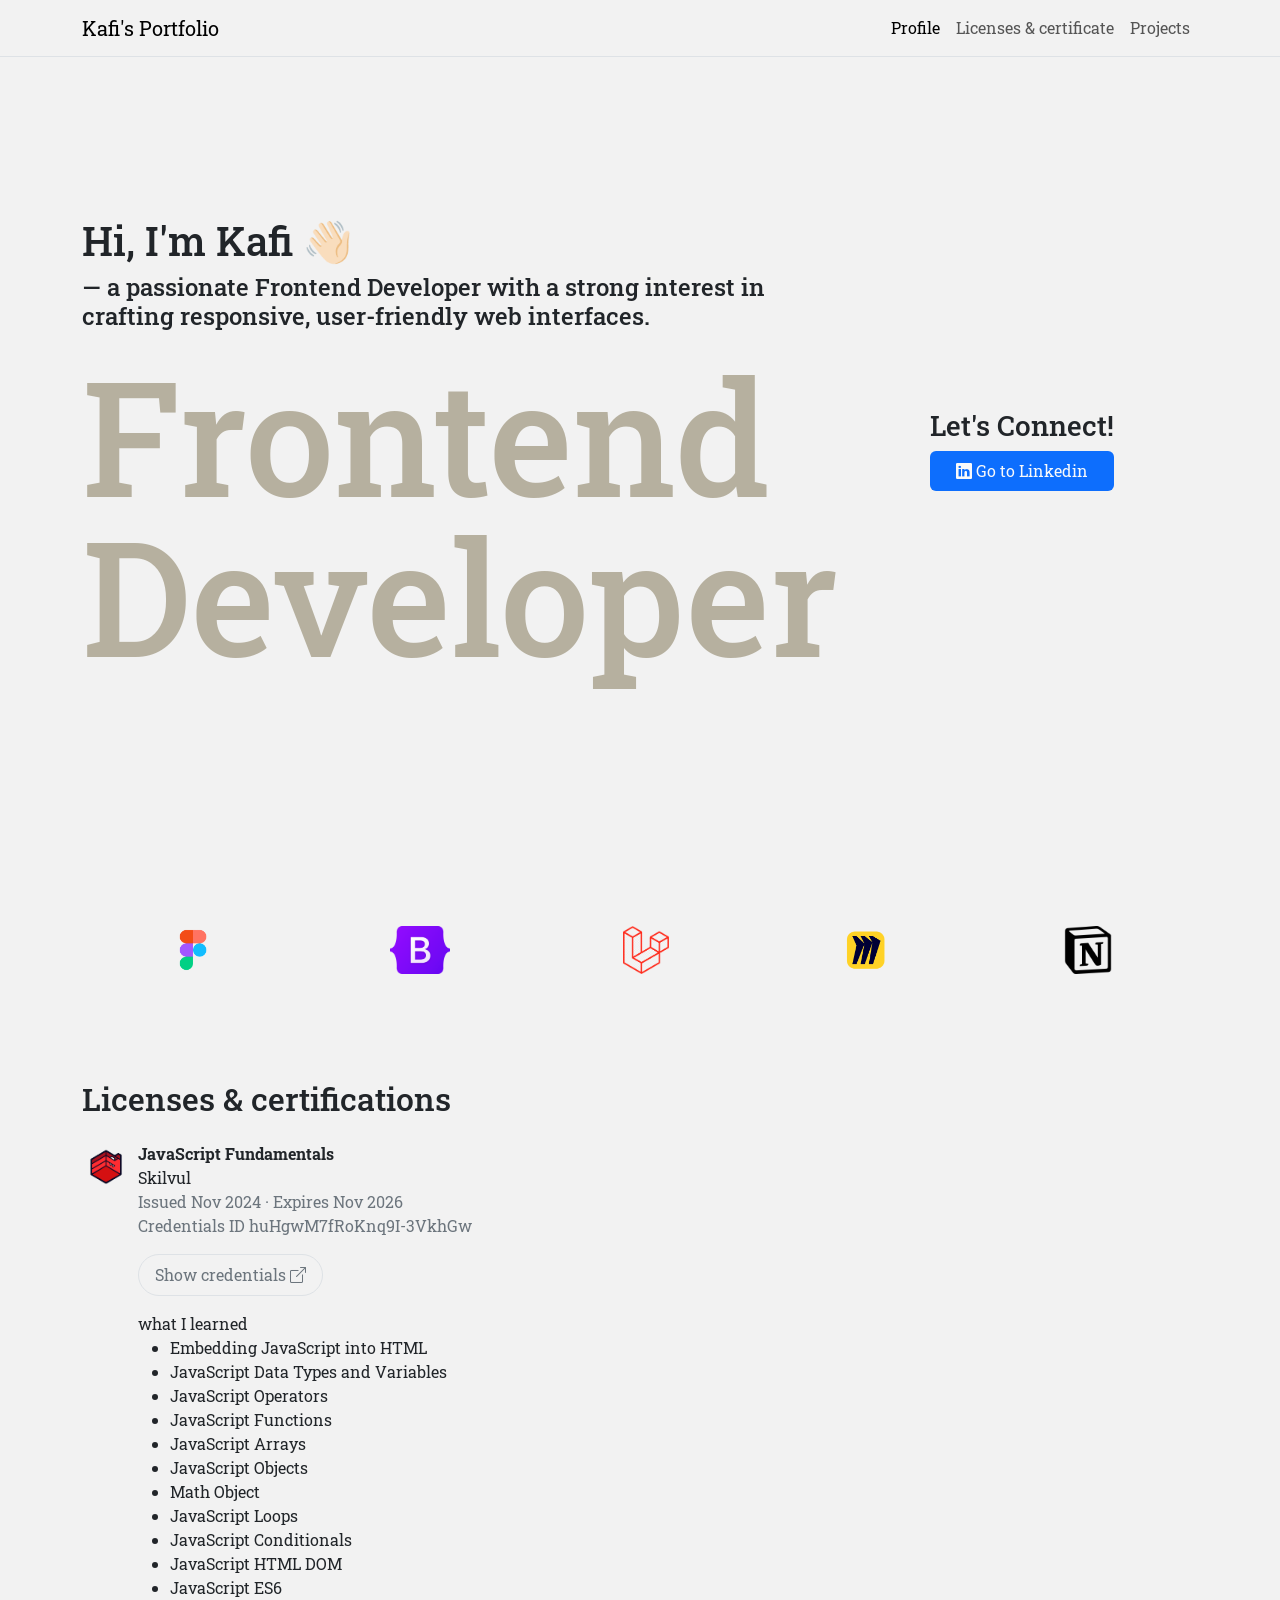
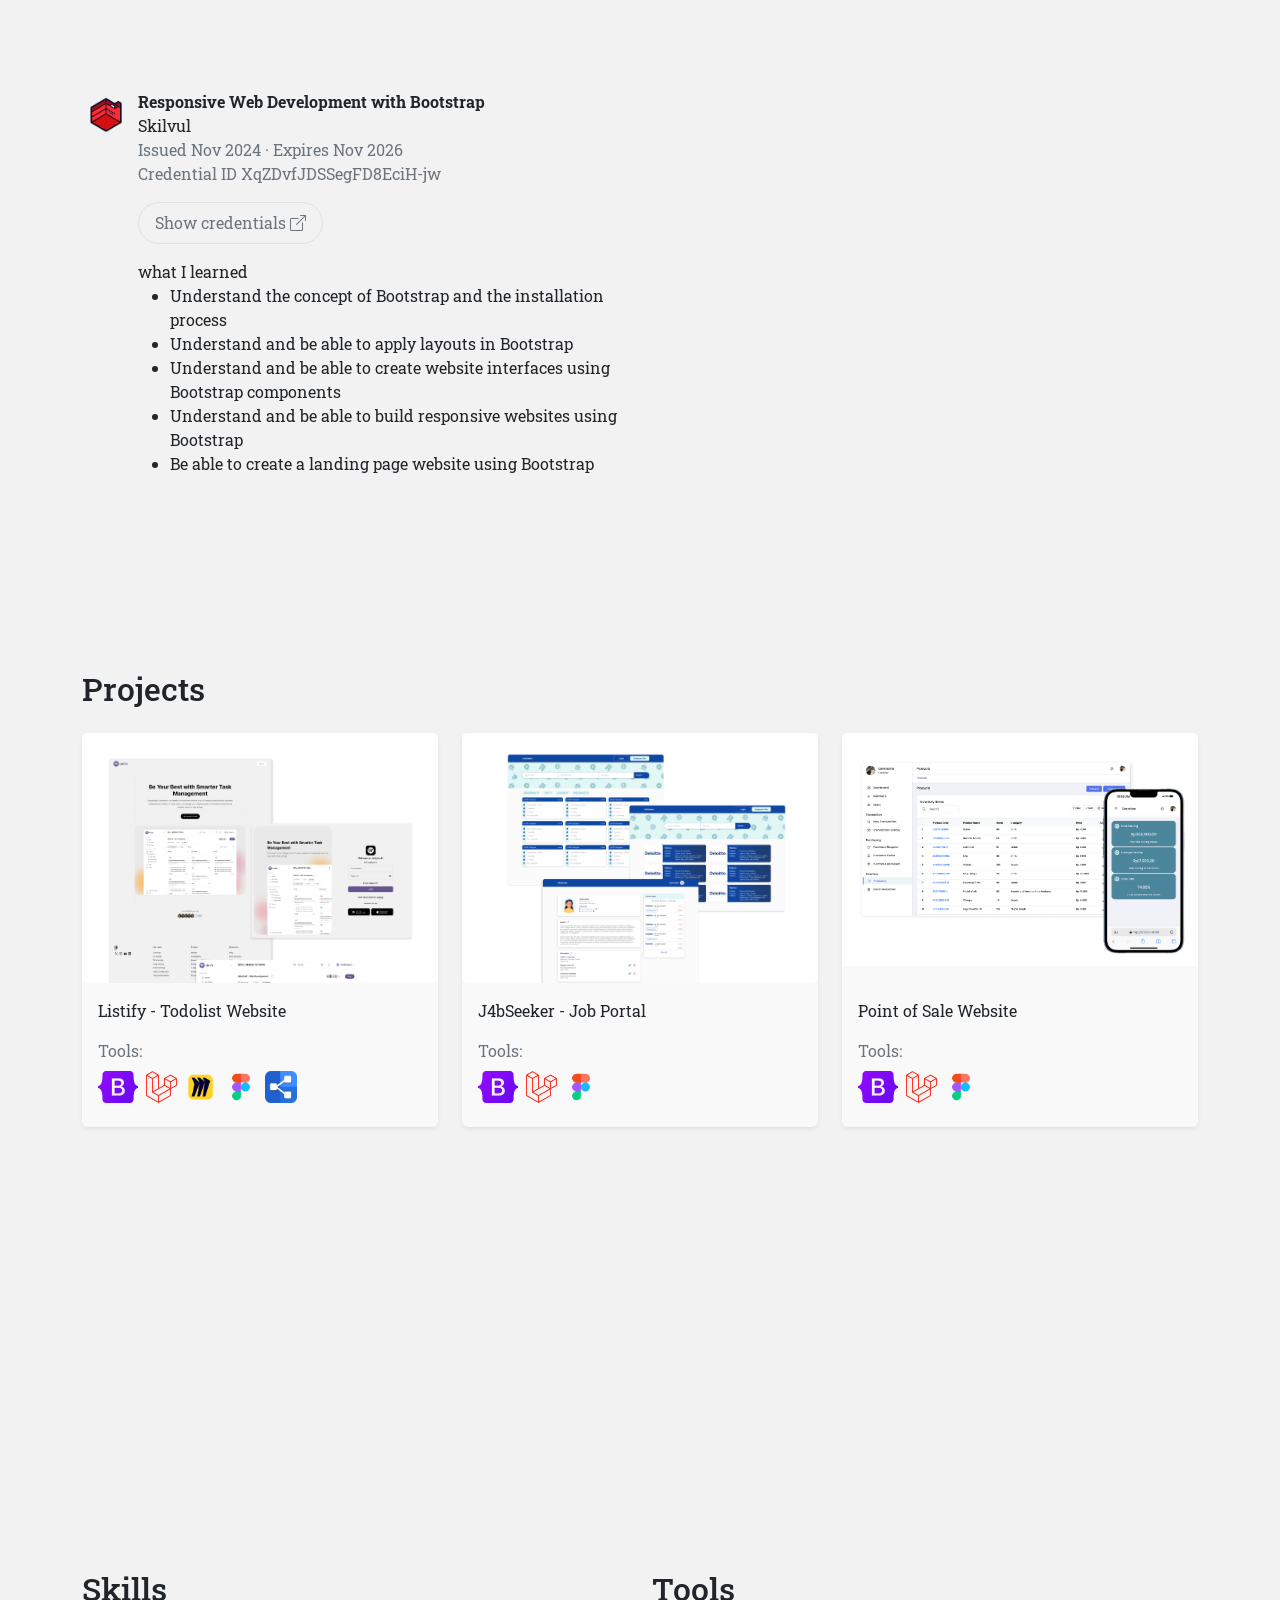
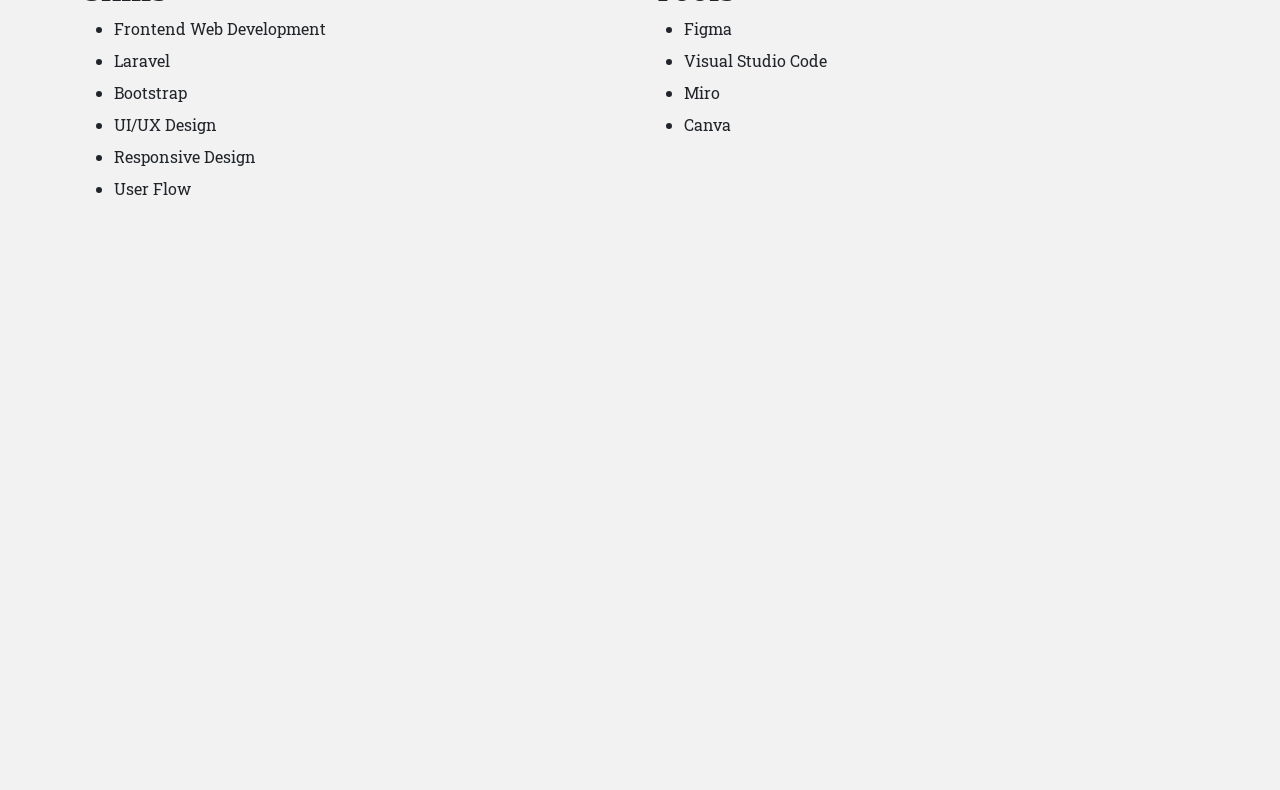
<file: index.html>
<!doctype html>
<html lang="en">

<head>
  <meta charset="utf-8">
  <meta name="viewport" content="width=device-width, initial-scale=1">
  <title>Bootstrap demo</title>
  <link href="https://cdn.jsdelivr.net/npm/bootstrap@5.3.6/dist/css/bootstrap.min.css" rel="stylesheet"
    integrity="sha384-4Q6Gf2aSP4eDXB8Miphtr37CMZZQ5oXLH2yaXMJ2w8e2ZtHTl7GptT4jmndRuHDT" crossorigin="anonymous">
  <link rel="stylesheet" href="style.css">
  <link rel="preconnect" href="https://fonts.googleapis.com">
  <link rel="preconnect" href="https://fonts.gstatic.com" crossorigin>
  <link href="https://fonts.googleapis.com/css2?family=Roboto+Slab:wght@100..900&display=swap" rel="stylesheet">
  <link rel="stylesheet" href="https://cdn.jsdelivr.net/npm/bootstrap-icons@1.13.1/font/bootstrap-icons.min.css">
</head>

<body>
  <nav class="navbar fixed-top navbar-expand-lg border-bottom">
    <div class="container">
      <a class="navbar-brand" href="index.html">Kafi's Portfolio</a>
      <button class="navbar-toggler" type="button" data-bs-toggle="collapse" data-bs-target="#navbarNavAltMarkup"
        aria-controls="navbarNavAltMarkup" aria-expanded="false" aria-label="Toggle navigation">
        <span class="navbar-toggler-icon"></span>
      </button>
      <div class="collapse navbar-collapse" id="navbarNavAltMarkup">
        <div class="navbar-nav ms-auto">
          <a class="nav-link active" aria-current="page" href="#">Profile</a>
          <a class="nav-link" aria-current="page" href="#license">Licenses & certificate</a>
          <a class="nav-link" aria-current="page" href="#projects">Projects</a>
        </div>
      </div>
    </div>
  </nav>
  <div class="container">
    <section class="hero-section d-flex align-items-center">
      <div class="d-flex align-items-center gap-2">
        <div class="vstack gap-3">
          <div>
            <h1 class="name">Hi, I'm Kafi 👋🏻</h1>
            <h2 class="about">— a passionate Frontend Developer with a strong interest in crafting responsive,
              user-friendly web interfaces.</h2>
          </div>
          <h2 class="title lh-1">Frontend Developer</h2>
        </div>
        <div class="w-100 d-flex justify-content-center">
          <div>
            <h3>Let's Connect!</h3>
            <a href="https://www.linkedin.com/in/muhammadkafipratama/" target="_blank">
              <div class="bg-primary py-2 rounded text-light text-center"><i class="bi bi-linkedin"></i> Go to Linkedin
              </div>
            </a>
          </div>
        </div>
      </div>
    </section>
  </div>
  <div class="logo-infinite-container d-flex align-items-center">
    <div class="logo-container container py-3">
      <div class="logo">
        <img src="img/logo-figma.png" alt="">
        <img src="img/logo-bootstrap.png" alt="">
        <img src="img/logo-laravel.png" alt="">
        <img src="img/logo-miro.png" alt="">
        <img src="img/logo-notion.png" alt="">
      </div>
      <div class="logo">
        <img src="img/logo-figma.png" alt="">
        <img src="img/logo-bootstrap.png" alt="">
        <img src="img/logo-laravel.png" alt="">
        <img src="img/logo-miro.png" alt="">
        <img src="img/logo-notion.png" alt="">
      </div>
    </div>
  </div>
  <section class="certifications-section" id="license">
    <div class="container">
      <h2 class="section-title mb-4">Licenses & certifications</h2>
      <!-- certificate 1 -->
      <div class="d-flex gap-3">
        <div class="d-flex gap-2 w-100">
          <img class="certifications-logo" src="img/logo-skilvul.png" alt="">
          <div class="vstack">
            <span class="fw-bold">JavaScript Fundamentals</span>
            <span>Skilvul</span>
            <span class="text-secondary">Issued Nov 2024 · Expires Nov 2026</span>
            <span class="text-secondary">Credentials ID huHgwM7fRoKnq9I-3VkhGw</span>
            <a href="https://skilvul.com/courses/javascript-dasar/student/clnfs3qth04a801ldhs3v55zy/?from=email"
              class="link-secondary mt-3" target="_blank">
              <div class="py-2 px-3 d-inline-block rounded-pill border">Show credentials <i
                  class="bi bi-box-arrow-up-right"></i></div>
            </a>
            <div class="mt-3">
              <span>what I learned</span>
              <ul>
                <li>Embedding JavaScript into HTML</li>
                <li>JavaScript Data Types and Variables</li>
                <li>JavaScript Operators</li>
                <li>JavaScript Functions</li>
                <li>JavaScript Arrays</li>
                <li>JavaScript Objects</li>
                <li>Math Object</li>
                <li>JavaScript Loops</li>
                <li>JavaScript Conditionals</li>
                <li>JavaScript HTML DOM</li>
                <li>JavaScript ES6</li>
              </ul>
            </div>
          </div>
        </div>
        <iframe src="pdf/javascript-fundamentals.pdf" frameborder="0" style="width:100%; height:500px;"></iframe>
      </div>
      <!-- certificate 2 -->
      <div class="d-flex gap-3 mt-5">
        <div class="d-flex gap-2 w-100">
          <img class="certifications-logo" src="img/logo-skilvul.png" alt="">
          <div class="vstack">
            <span class="fw-bold">Responsive Web Development with Bootstrap</span>
            <span>Skilvul</span>
            <span class="text-secondary">Issued Nov 2024 · Expires Nov 2026</span>
            <span class="text-secondary">Credential ID XqZDvfJDSSegFD8EciH-jw</span>
            <a href="https://skilvul.com/courses/bootstrap-5-membuat-website-landing-page/student/clnfs3qth04a801ldhs3v55zy/"
              class="link-secondary mt-3" target="_blank">
              <div class="py-2 px-3 d-inline-block rounded-pill border">Show credentials <i
                  class="bi bi-box-arrow-up-right"></i></div>
            </a>
            <div class="mt-3">
              <span>what I learned</span>
              <ul>
                <li>Understand the concept of Bootstrap and the installation process</li>
                <li>Understand and be able to apply layouts in Bootstrap</li>
                <li>Understand and be able to create website interfaces using Bootstrap components</li>
                <li>Understand and be able to build responsive websites using Bootstrap</li>
                <li>Be able to create a landing page website using Bootstrap</li>
              </ul>
            </div>
          </div>
        </div>
        <iframe src="pdf/bootstrap-certif.pdf" frameborder="0" style="width:100%; height:500px;"></iframe>
      </div>
    </div>
  </section>
  <section class="project-section" id="projects">
    <div class="container">
      <h2 class="section-title mb-4">Projects</h2>
      <div class="row">
        <div class="col-4">
          <div>
            <a href="listify.html" class="link-underline link-underline-opacity-0">
              <div class="card card-project border-0 shadow-sm">
                <div class="card-img" style="overflow: hidden;">
                  <img src="img/todolist-ui.png" alt="">
                </div>
                <div class="py-3 px-3 pb-4 vstack gap-3">
                  <span>Listify - Todolist Website</span>
                  <div class="vstack gap-2">
                    <span class="text-secondary">Tools:</span>
                    <div class="tools-logo gap-2">
                      <img src="img/logo-bootstrap.png" alt="">
                      <img src="img/logo-laravel.png" alt="">
                      <img src="img/logo-miro.png" alt="">
                      <img src="img/logo-figma.png" alt="">
                      <img src="img/logo-dbdiagram.png" alt="">
                    </div>
                  </div>
                </div>
              </div>
            </a>
          </div>
        </div>
        <div class="col-4">
          <div>
            <a href="jobseeker.html" class="link-underline link-underline-opacity-0">
              <div class="card card-project border-0 shadow-sm">
                <div class="card-img" style="overflow: hidden;">
                  <img src="img/jobseeker.png" alt="">
                </div>
                <div class="py-3 px-3 pb-4 vstack gap-3">
                  <span>J4bSeeker - Job Portal</span>
                  <div class="vstack gap-2">
                    <span class="text-secondary">Tools:</span>
                    <div class="tools-logo gap-2">
                      <img src="img/logo-bootstrap.png" alt="">
                      <img src="img/logo-laravel.png" alt="">
                      <img src="img/logo-figma.png" alt="">
                    </div>
                  </div>
                </div>
              </div>
            </a>
          </div>
        </div>
        <div class="col-4">
          <div>
            <a href="pos.html" class="link-underline link-underline-opacity-0">
              <div class="card card-project border-0 shadow-sm">
                <div class="card-img" style="overflow: hidden;">
                  <img src="img/pos.png" alt="">
                </div>
                <div class="py-3 px-3 pb-4 vstack gap-3">
                  <span>Point of Sale Website</span>
                  <div class="vstack gap-2">
                    <span class="text-secondary">Tools:</span>
                    <div class="tools-logo gap-2">
                      <img src="img/logo-bootstrap.png" alt="">
                      <img src="img/logo-laravel.png" alt="">
                      <img src="img/logo-figma.png" alt="">
                    </div>
                  </div>
                </div>
              </div>
            </a>
          </div>
        </div>
      </div>
    </div>
  </section>
  <section class="project-section" id="projects">
    <div class="container">
      <div class="row">
        <div class="col">
          <h2 class="text-dark">Skills</h2>
          <ul class="gap-2 vstack skill-list">
            <li>Frontend Web Development</li>
            <li>Laravel</li>
            <li>Bootstrap</li>
            <li>UI/UX Design</li>
            <li>Responsive Design</li>
            <li>User Flow</li>
          </ul>
        </div>
        <div class="col">
          <h2 class="text-dark">Tools</h2>
          <ul class="gap-2 vstack tools-list">
            <li>Figma</li>
            <li>Visual Studio Code</li>
            <li>Miro</li>
            <li>Canva</li>
          </ul>
        </div>
      </div>
    </div>
  </section>
  <script src="https://cdn.jsdelivr.net/npm/bootstrap@5.3.6/dist/js/bootstrap.bundle.min.js"
    integrity="sha384-j1CDi7MgGQ12Z7Qab0qlWQ/Qqz24Gc6BM0thvEMVjHnfYGF0rmFCozFSxQBxwHKO"
    crossorigin="anonymous"></script>
</body>

</html>
</file>
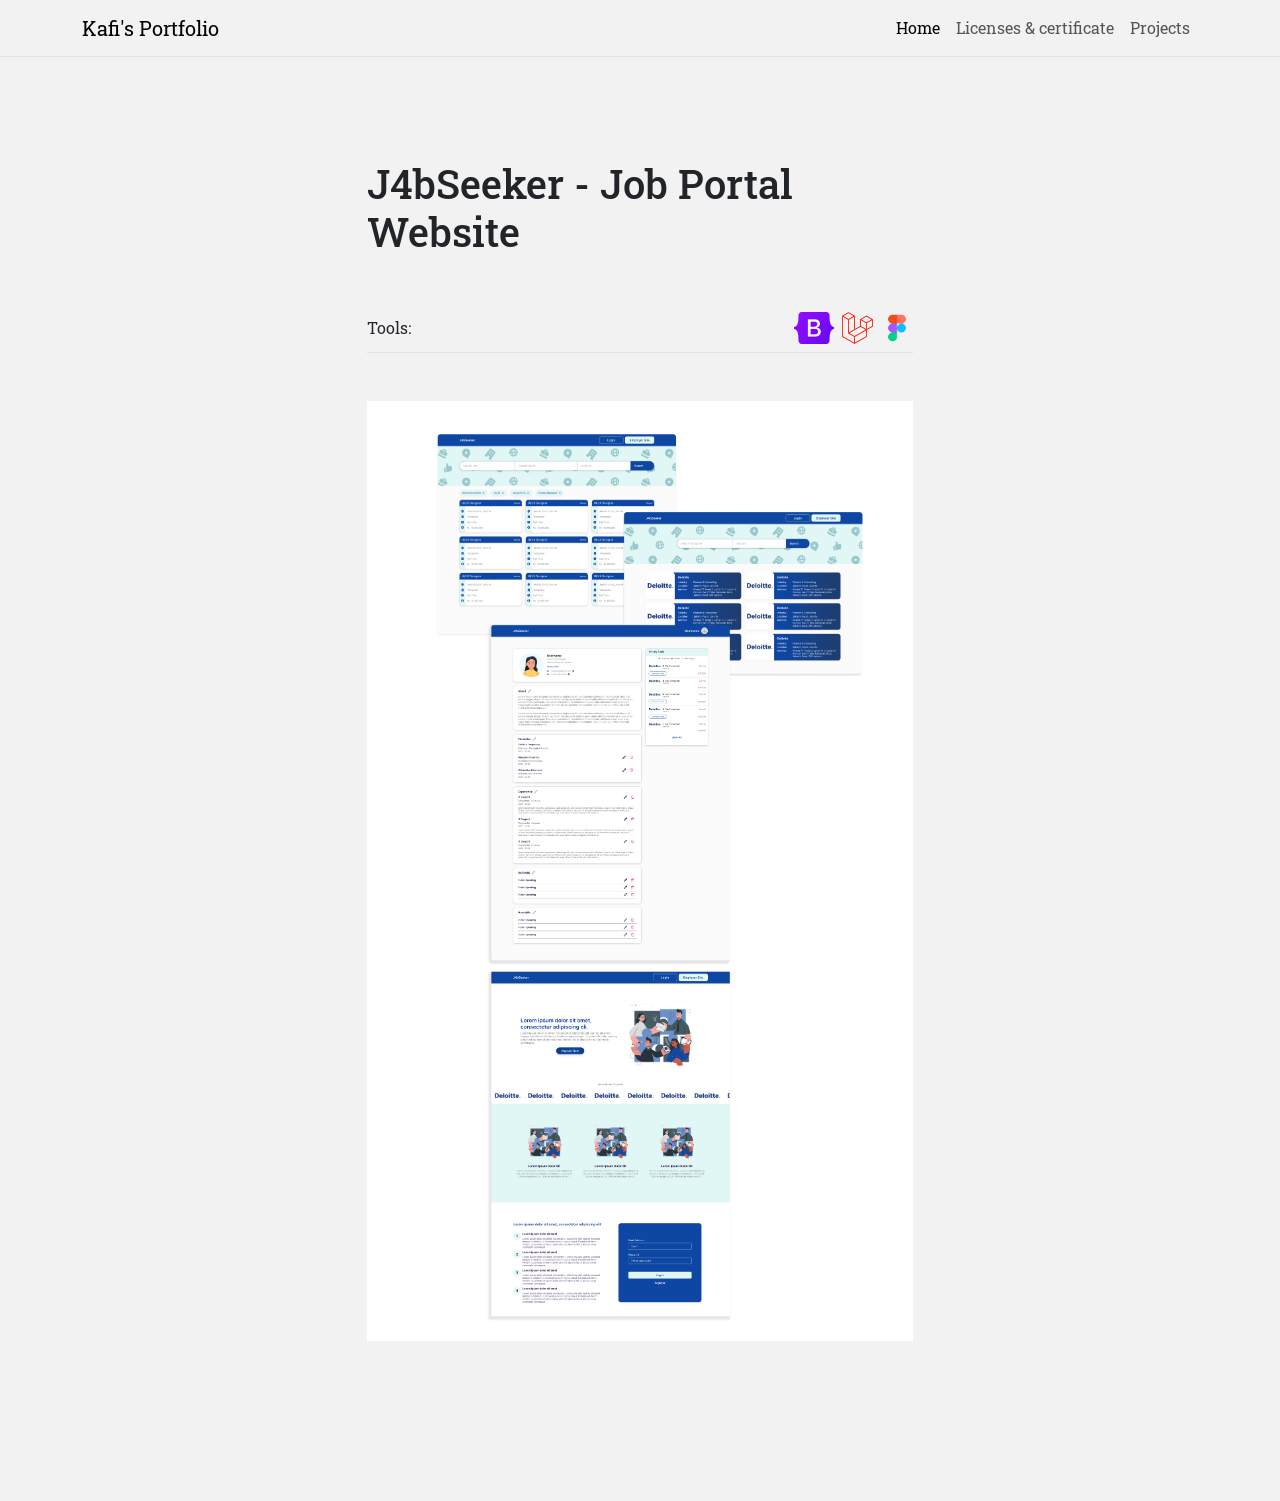
<file: jobseeker.html>
<!doctype html>
<html lang="en">

<head>
    <meta charset="utf-8">
    <meta name="viewport" content="width=device-width, initial-scale=1">
    <title>Bootstrap demo</title>
    <link href="https://cdn.jsdelivr.net/npm/bootstrap@5.3.6/dist/css/bootstrap.min.css" rel="stylesheet"
        integrity="sha384-4Q6Gf2aSP4eDXB8Miphtr37CMZZQ5oXLH2yaXMJ2w8e2ZtHTl7GptT4jmndRuHDT" crossorigin="anonymous">
    <link rel="stylesheet" href="style.css">
    <link rel="preconnect" href="https://fonts.googleapis.com">
    <link rel="preconnect" href="https://fonts.gstatic.com" crossorigin>
    <link href="https://fonts.googleapis.com/css2?family=Roboto+Slab:wght@100..900&display=swap" rel="stylesheet">
    <link rel="stylesheet" href="https://cdn.jsdelivr.net/npm/bootstrap-icons@1.13.1/font/bootstrap-icons.min.css">
</head>

<body>
    <nav class="navbar fixed-top navbar-expand-lg border-bottom">
        <div class="container">
            <a class="navbar-brand" href="index.html">Kafi's Portfolio</a>
            <button class="navbar-toggler" type="button" data-bs-toggle="collapse" data-bs-target="#navbarNavAltMarkup"
                aria-controls="navbarNavAltMarkup" aria-expanded="false" aria-label="Toggle navigation">
                <span class="navbar-toggler-icon"></span>
            </button>
            <div class="collapse navbar-collapse" id="navbarNavAltMarkup">
                <div class="navbar-nav ms-auto">
                    <a class="nav-link active" aria-current="page" href="#">Home</a>
                    <a class="nav-link" aria-current="page" href="#license">Licenses & certificate</a>
                    <a class="nav-link" aria-current="page" href="#projects">Projects</a>
                </div>
            </div>
        </div>
    </nav>
    <div class="container project-container">
        <div class="row justify-content-center">
            <div class="col-6" style="overflow: hidden;">
                <h1>J4bSeeker - Job Portal Website</h1>
                <div class="d-flex align-items-center mt-5 mb-5 border-bottom py-2">
                    <span>Tools:</span>
                    <div class="tools-logo gap-2 justify-content-end w-100">
                        <img src="img/logo-bootstrap.png" alt="">
                        <img src="img/logo-laravel.png" alt="">
                        <img src="img/logo-figma.png" alt="">
                    </div>
                </div>
                <img src="img/jobseeker.png" alt="" style="width: 100%;">
            </div>
        </div>
    </div>
    <script src="https://cdn.jsdelivr.net/npm/bootstrap@5.3.6/dist/js/bootstrap.bundle.min.js"
        integrity="sha384-j1CDi7MgGQ12Z7Qab0qlWQ/Qqz24Gc6BM0thvEMVjHnfYGF0rmFCozFSxQBxwHKO"
        crossorigin="anonymous"></script>
</body>

</html>
</file>
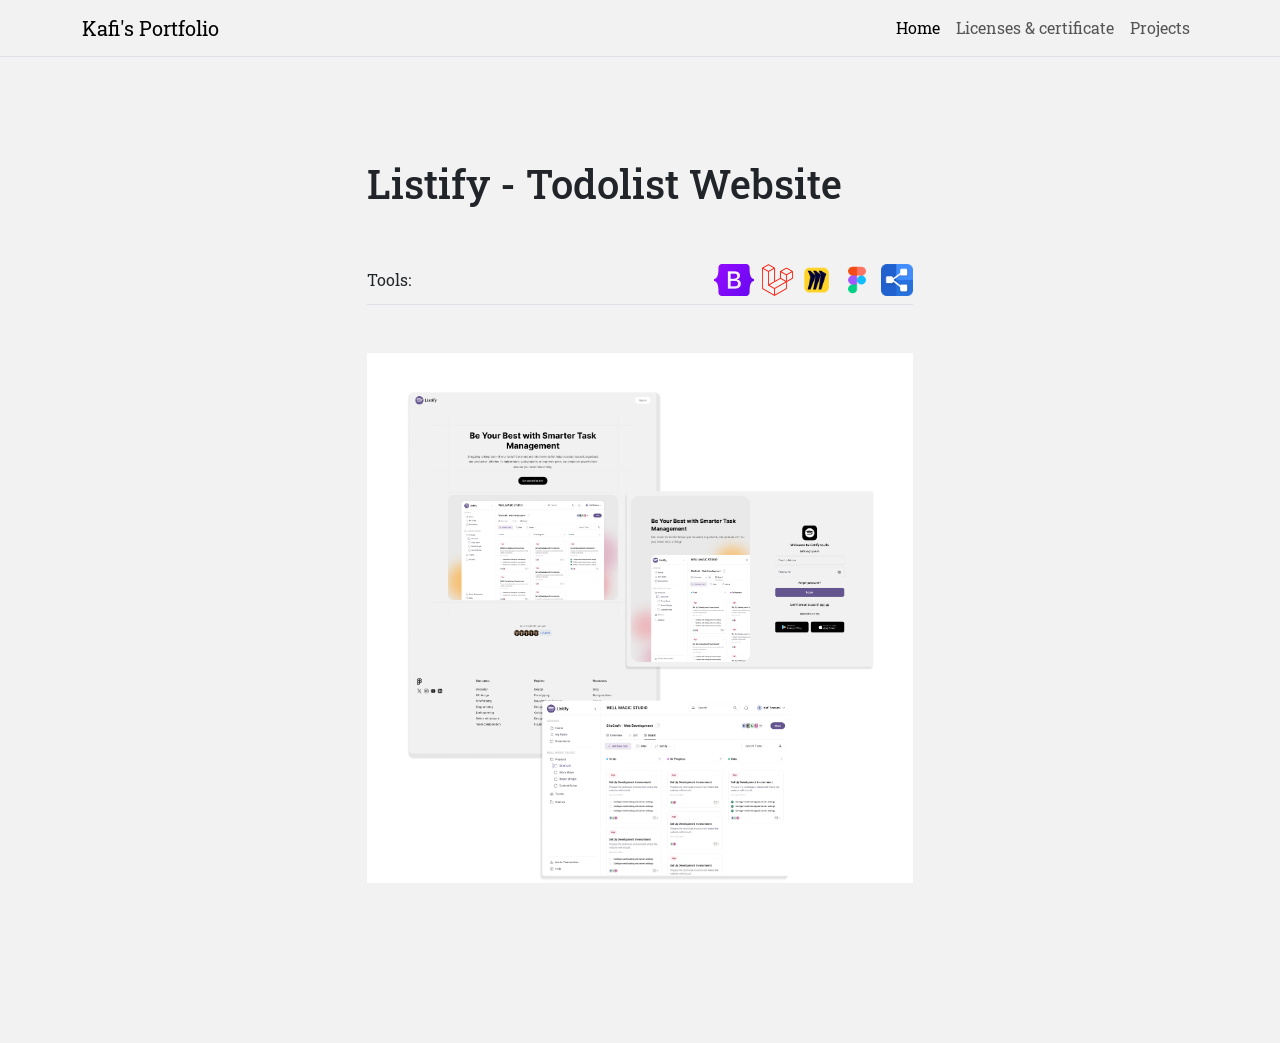
<file: listify.html>
<!doctype html>
<html lang="en">

<head>
    <meta charset="utf-8">
    <meta name="viewport" content="width=device-width, initial-scale=1">
    <title>Bootstrap demo</title>
    <link href="https://cdn.jsdelivr.net/npm/bootstrap@5.3.6/dist/css/bootstrap.min.css" rel="stylesheet"
        integrity="sha384-4Q6Gf2aSP4eDXB8Miphtr37CMZZQ5oXLH2yaXMJ2w8e2ZtHTl7GptT4jmndRuHDT" crossorigin="anonymous">
    <link rel="stylesheet" href="style.css">
    <link rel="preconnect" href="https://fonts.googleapis.com">
    <link rel="preconnect" href="https://fonts.gstatic.com" crossorigin>
    <link href="https://fonts.googleapis.com/css2?family=Roboto+Slab:wght@100..900&display=swap" rel="stylesheet">
    <link rel="stylesheet" href="https://cdn.jsdelivr.net/npm/bootstrap-icons@1.13.1/font/bootstrap-icons.min.css">
</head>

<body>
    <nav class="navbar fixed-top navbar-expand-lg border-bottom">
        <div class="container">
            <a class="navbar-brand" href="index.html">Kafi's Portfolio</a>
            <button class="navbar-toggler" type="button" data-bs-toggle="collapse" data-bs-target="#navbarNavAltMarkup"
                aria-controls="navbarNavAltMarkup" aria-expanded="false" aria-label="Toggle navigation">
                <span class="navbar-toggler-icon"></span>
            </button>
            <div class="collapse navbar-collapse" id="navbarNavAltMarkup">
                <div class="navbar-nav ms-auto">
                    <a class="nav-link active" aria-current="page" href="#">Home</a>
                    <a class="nav-link" aria-current="page" href="#license">Licenses & certificate</a>
                    <a class="nav-link" aria-current="page" href="#projects">Projects</a>
                </div>
            </div>
        </div>
    </nav>
    <div class="container project-container">
        <div class="row justify-content-center">
            <div class="col-6" style="overflow: hidden;">
                <h1>Listify - Todolist Website</h1>
                <div class="d-flex align-items-center mt-5 mb-5 border-bottom py-2">
                    <span>Tools:</span>
                    <div class="tools-logo gap-2 justify-content-end w-100">
                        <img src="img/logo-bootstrap.png" alt="">
                        <img src="img/logo-laravel.png" alt="">
                        <img src="img/logo-miro.png" alt="">
                        <img src="img/logo-figma.png" alt="">
                        <img src="img/logo-dbdiagram.png" alt="">
                    </div>
                </div>
                <img src="img/todolist-ui.png" alt="" style="width: 100%;">
            </div>
        </div>
    </div>
    <script src="https://cdn.jsdelivr.net/npm/bootstrap@5.3.6/dist/js/bootstrap.bundle.min.js"
        integrity="sha384-j1CDi7MgGQ12Z7Qab0qlWQ/Qqz24Gc6BM0thvEMVjHnfYGF0rmFCozFSxQBxwHKO"
        crossorigin="anonymous"></script>
</body>

</html>
</file>
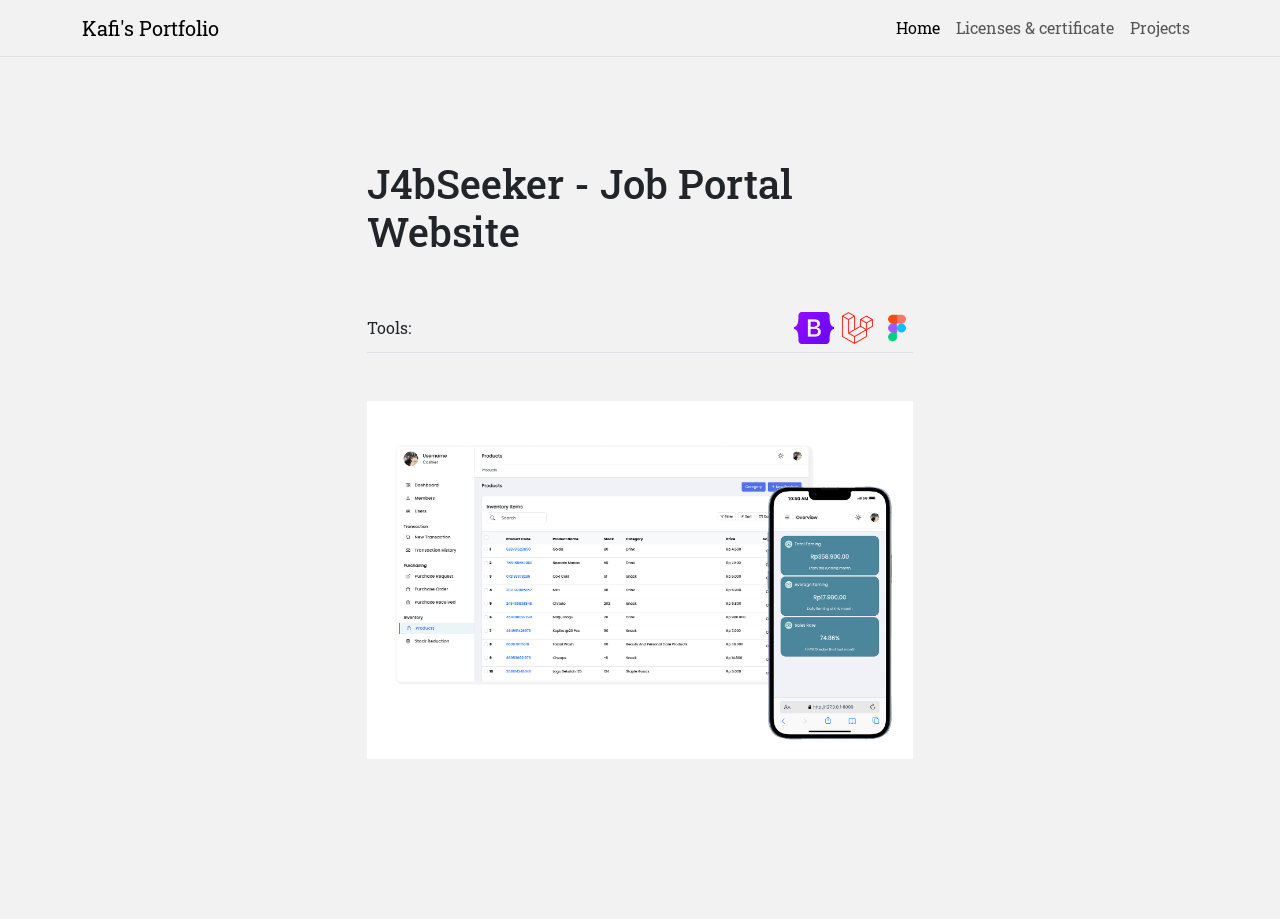
<file: pos.html>
<!doctype html>
<html lang="en">

<head>
    <meta charset="utf-8">
    <meta name="viewport" content="width=device-width, initial-scale=1">
    <title>Bootstrap demo</title>
    <link href="https://cdn.jsdelivr.net/npm/bootstrap@5.3.6/dist/css/bootstrap.min.css" rel="stylesheet"
        integrity="sha384-4Q6Gf2aSP4eDXB8Miphtr37CMZZQ5oXLH2yaXMJ2w8e2ZtHTl7GptT4jmndRuHDT" crossorigin="anonymous">
    <link rel="stylesheet" href="style.css">
    <link rel="preconnect" href="https://fonts.googleapis.com">
    <link rel="preconnect" href="https://fonts.gstatic.com" crossorigin>
    <link href="https://fonts.googleapis.com/css2?family=Roboto+Slab:wght@100..900&display=swap" rel="stylesheet">
    <link rel="stylesheet" href="https://cdn.jsdelivr.net/npm/bootstrap-icons@1.13.1/font/bootstrap-icons.min.css">
</head>

<body>
    <nav class="navbar fixed-top navbar-expand-lg border-bottom">
        <div class="container">
            <a class="navbar-brand" href="index.html">Kafi's Portfolio</a>
            <button class="navbar-toggler" type="button" data-bs-toggle="collapse" data-bs-target="#navbarNavAltMarkup"
                aria-controls="navbarNavAltMarkup" aria-expanded="false" aria-label="Toggle navigation">
                <span class="navbar-toggler-icon"></span>
            </button>
            <div class="collapse navbar-collapse" id="navbarNavAltMarkup">
                <div class="navbar-nav ms-auto">
                    <a class="nav-link active" aria-current="page" href="#">Home</a>
                    <a class="nav-link" aria-current="page" href="#license">Licenses & certificate</a>
                    <a class="nav-link" aria-current="page" href="#projects">Projects</a>
                </div>
            </div>
        </div>
    </nav>
    <div class="container project-container">
        <div class="row justify-content-center">
            <div class="col-6" style="overflow: hidden;">
                <h1>J4bSeeker - Job Portal Website</h1>
                <div class="d-flex align-items-center mt-5 mb-5 border-bottom py-2">
                    <span>Tools:</span>
                    <div class="tools-logo gap-2 justify-content-end w-100">
                        <img src="img/logo-bootstrap.png" alt="">
                        <img src="img/logo-laravel.png" alt="">
                        <img src="img/logo-figma.png" alt="">
                    </div>
                </div>
                <img src="img/pos.png" alt="" style="width: 100%;">
            </div>
        </div>
    </div>
    <script src="https://cdn.jsdelivr.net/npm/bootstrap@5.3.6/dist/js/bootstrap.bundle.min.js"
        integrity="sha384-j1CDi7MgGQ12Z7Qab0qlWQ/Qqz24Gc6BM0thvEMVjHnfYGF0rmFCozFSxQBxwHKO"
        crossorigin="anonymous"></script>
</body>

</html>
</file>
<file: style.css>
body, nav{
    background-color: #F2F2F2;
}

*{
    font-family: "Roboto Slab", serif;
}

.hero-section{
    min-height: 100vh;
}

.title{
    font-size: 10rem;
    color: #B6B09F;
}

.about{
    font-size: 24px;
}

.logo-infinite-container{
    background-color: #f2f2f2;
    height: 100px;
}

.logo{
    display: flex;
    width: 100%;
    flex-shrink: 0;
    justify-content: space-around;
    /* gap: 3rem; */
    padding-top: 1rem;
    padding-bottom: 1rem;
    animation: infinite-scroll 10s linear infinite;
}

.logo img{
    height: 3rem;
}

.logo-container{
    overflow: hidden;
    display: flex;
}

@keyframes infinite-scroll {
    from{
        transform: translateX(0);
    }
    to{
        transform: translateX(-100%);
    }
}

.certifications-section, .project-section{
    min-height: 100vh;
    padding-top: 5rem;
}

.certifications-logo{
    height: 3rem;
}

.card-img{
    height: 250px;
}

.card-img img{
    width: 100%;
}

.card-project{
    background-color: #f9f9f9!important;
}

.tools-logo img{
    height: 2rem;
}

.tools-logo{
    display: flex;
}

.project-container{
    padding-top: 10rem;
    padding-bottom: 10rem;
}

.tools-list li, .skill-list li{
    font-size: 16px;
}
</file>
